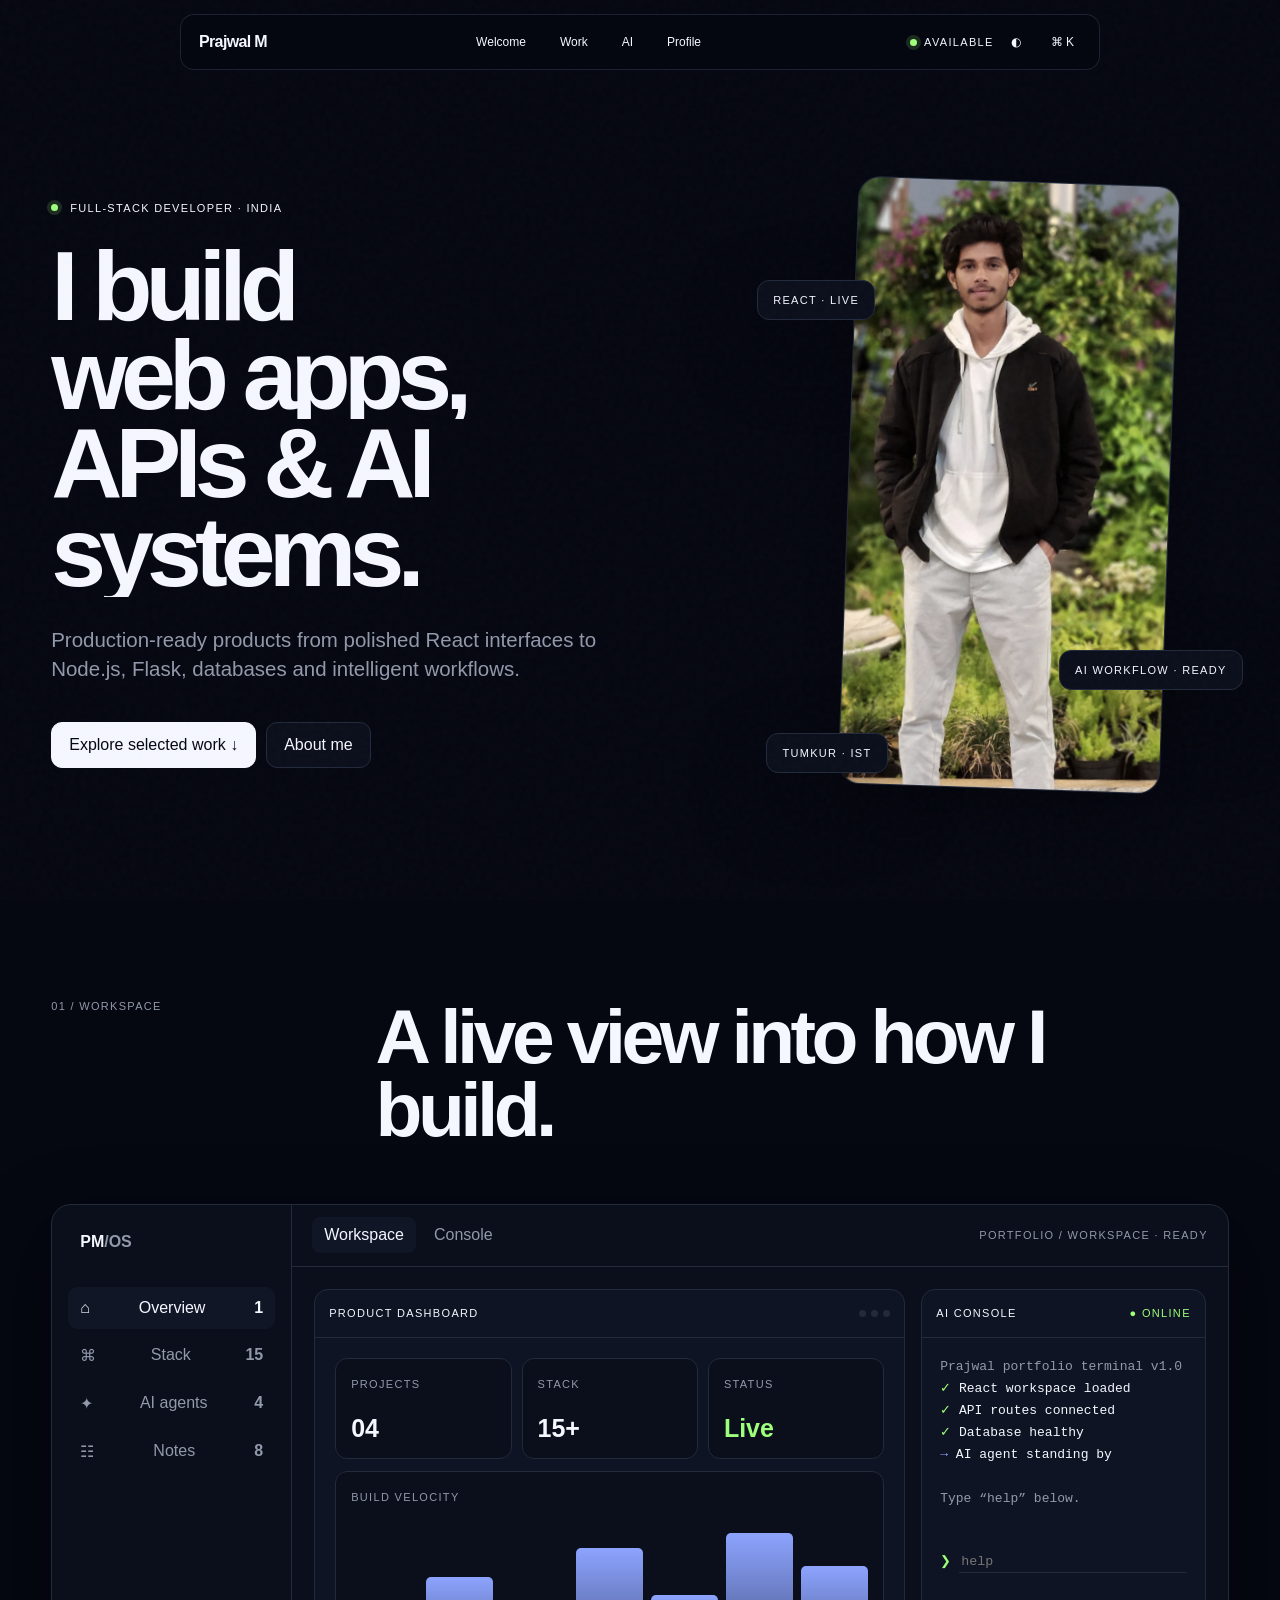
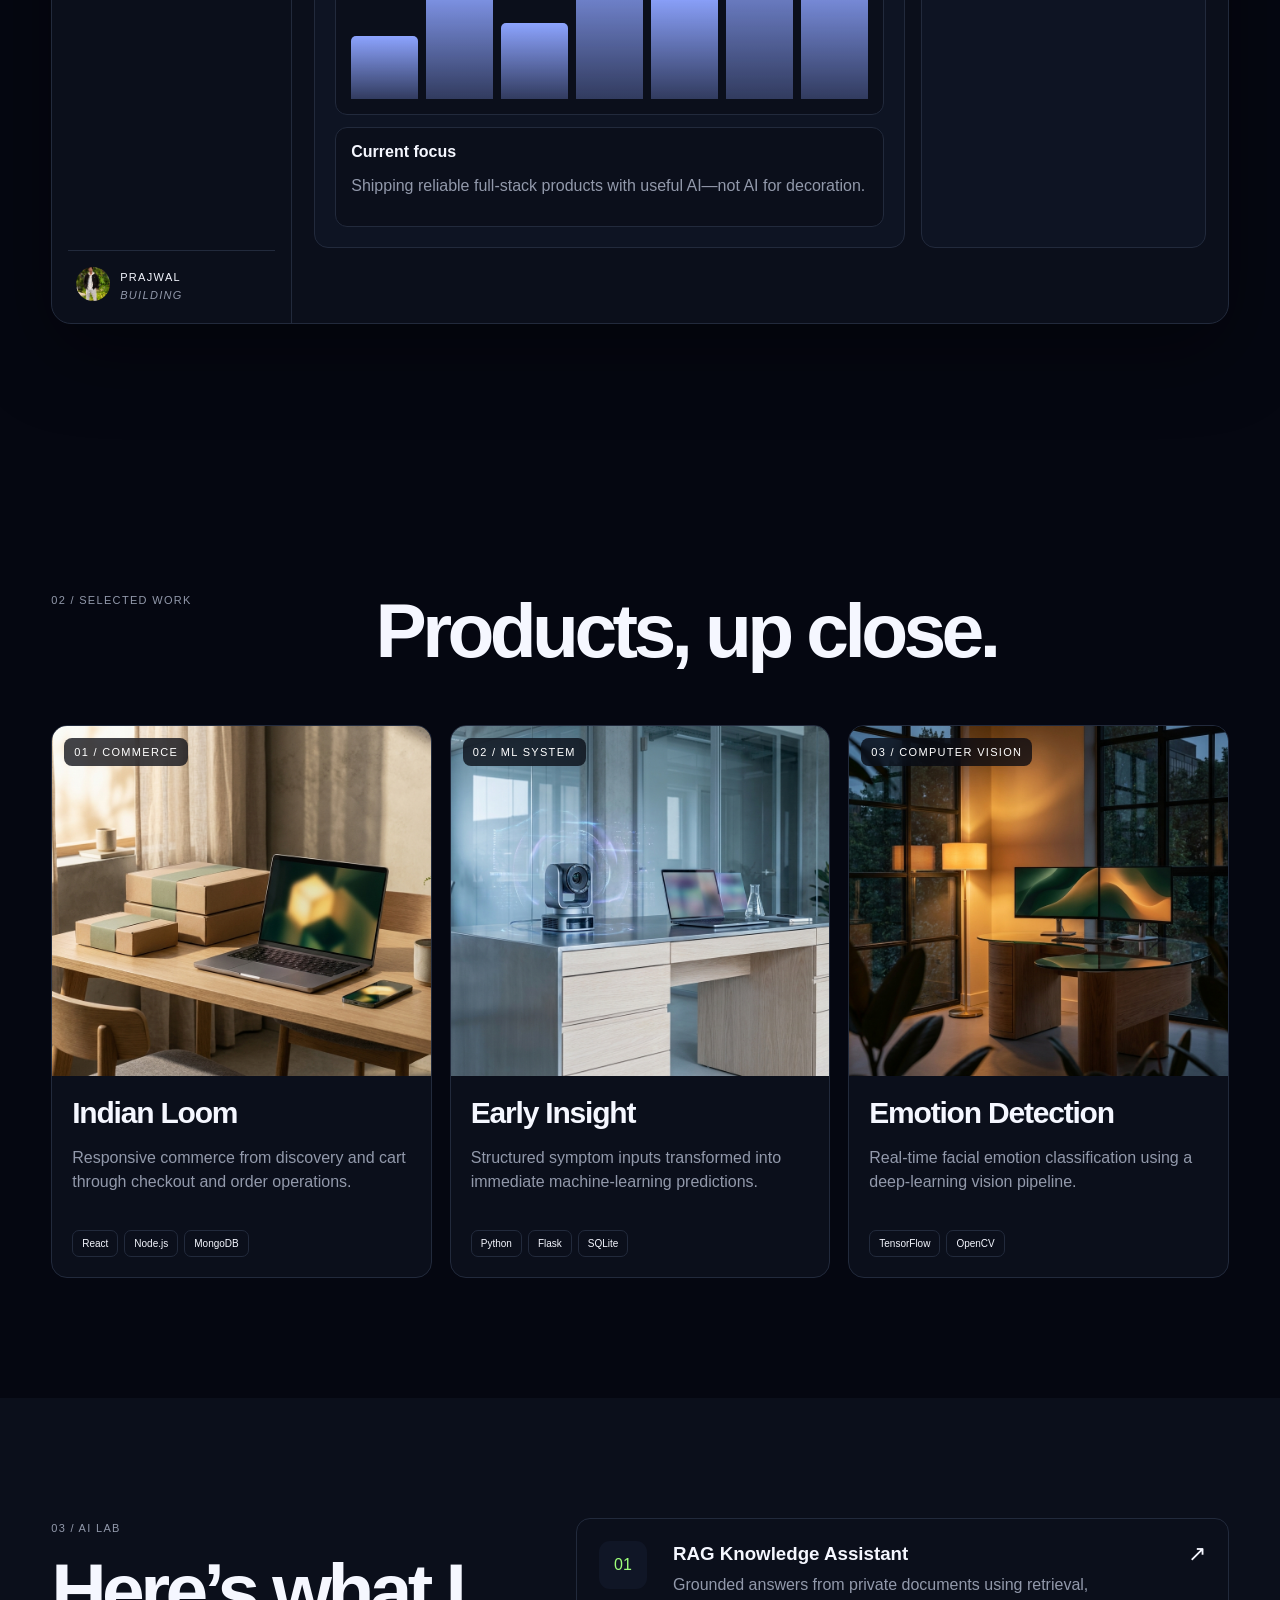
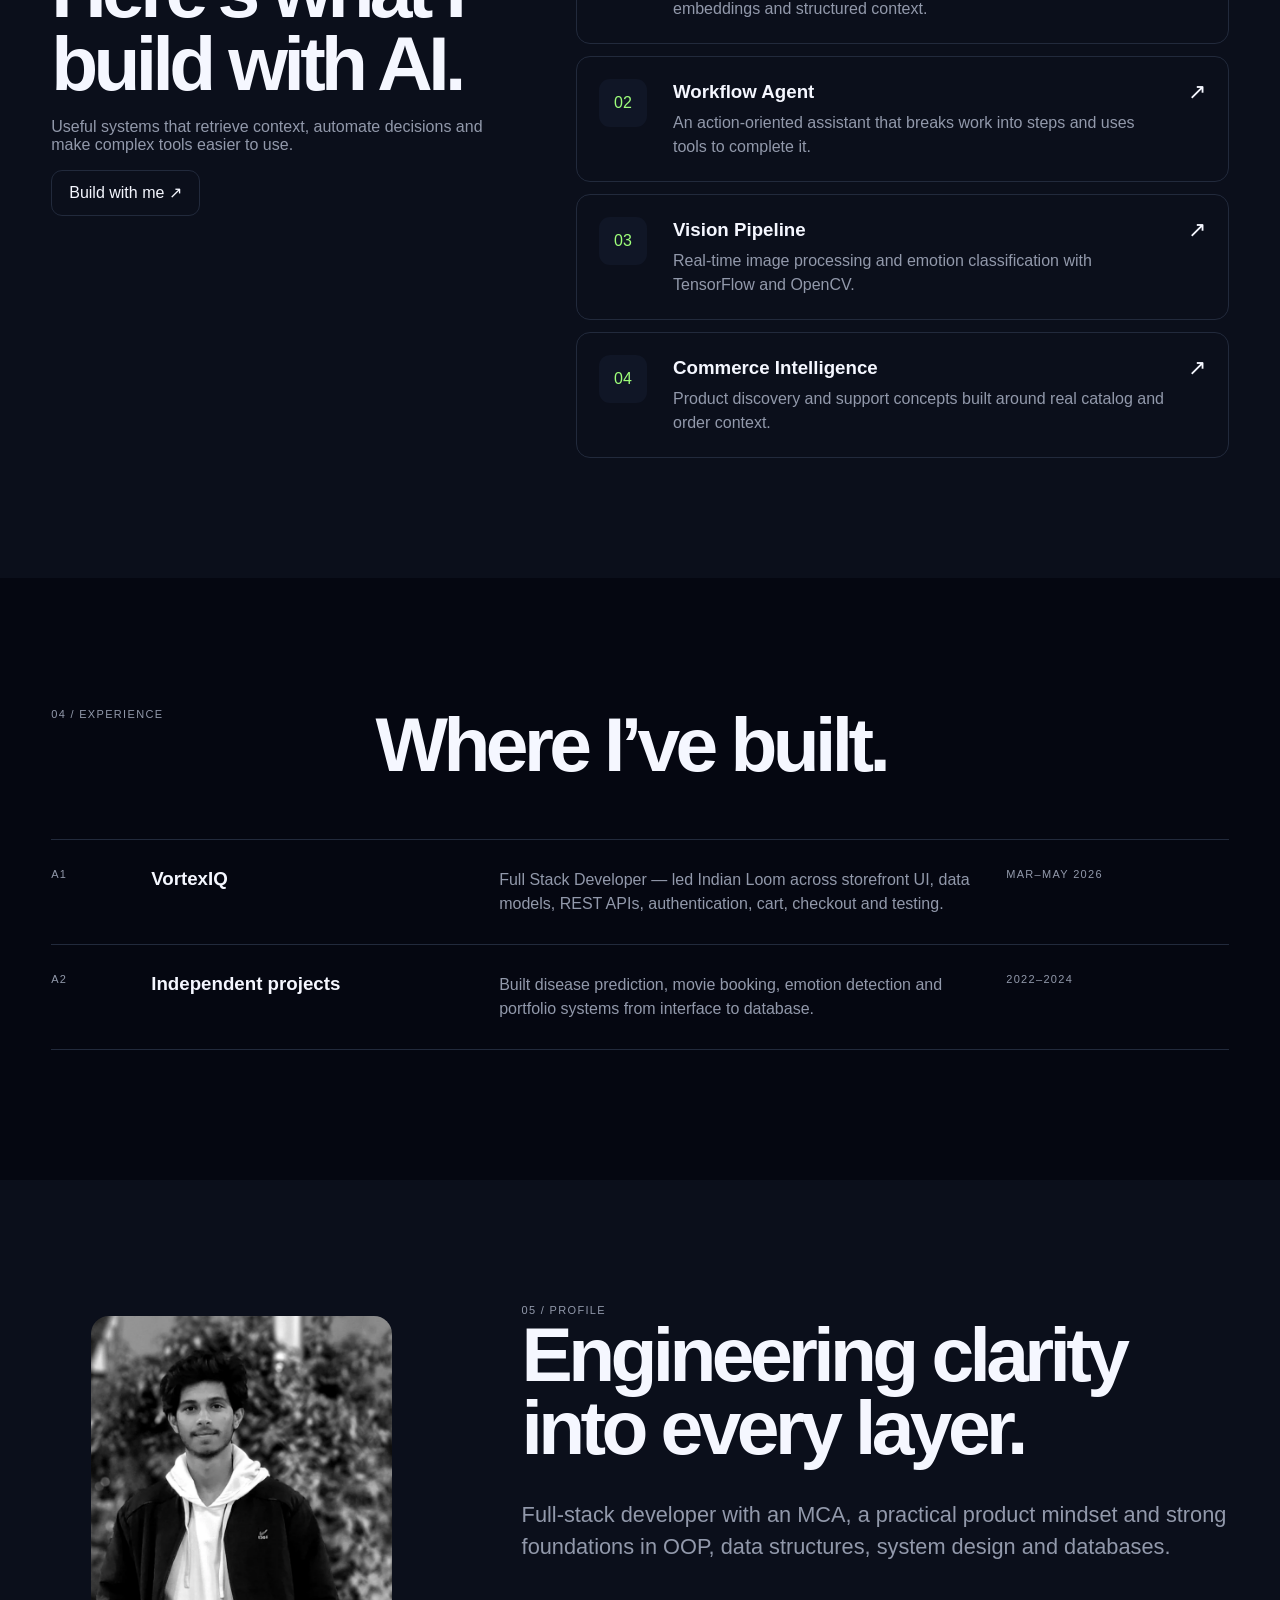
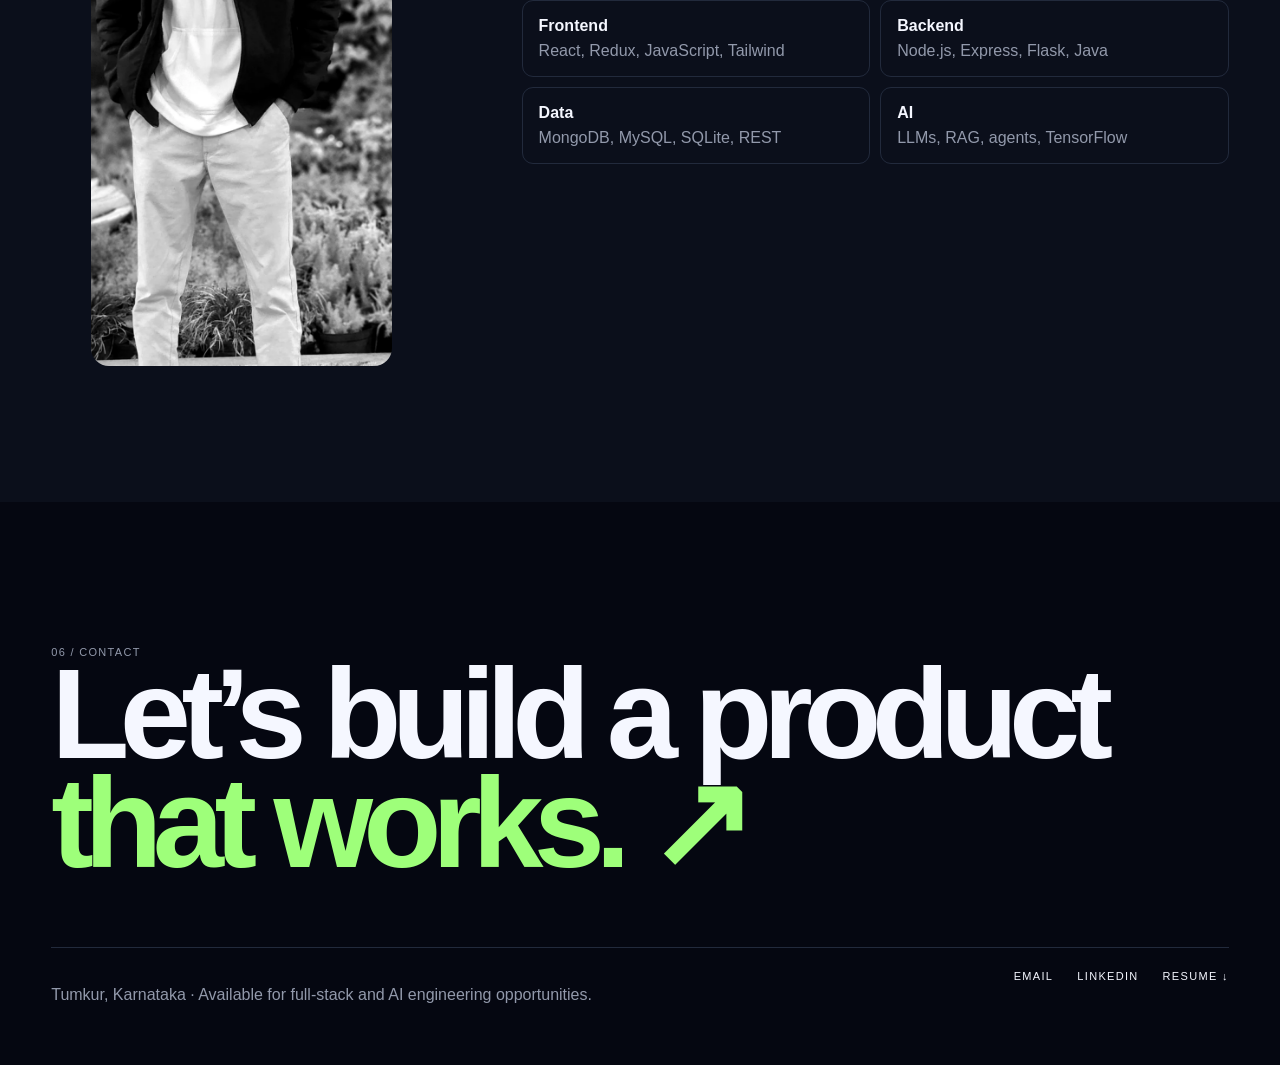
<file: index.html>
<!doctype html>
<html lang="en" data-theme="dark">
  <head>
    <meta charset="utf-8" />
    <meta name="viewport" content="width=device-width,initial-scale=1" />
    <meta
      name="description"
      content="Prajwal M — full-stack developer building web products and AI systems"
    />
    <meta name="theme-color" content="#050711" />
    <title>Prajwal M — Developer & AI Builder</title>
    <link rel="stylesheet" href="styles.css" />
  </head>
  <body class="lock">
    <div class="noise"></div>
    <div class="progress"></div>
    <div class="cursor">Open</div>
    <div class="loader">
      <div class="loader-box">
        <div class="loader-row micro">
          <span>Initializing portfolio</span><span>PRJWL / 26</span>
        </div>
        <div class="loader-line"><i></i></div>
        <div class="loader-count">00</div>
      </div>
    </div>
    <header>
      <nav class="nav">
        <a class="brand" href="#top">Prajwal M</a>
        <div class="navlinks">
          <a href="#top">Welcome</a><a href="#work">Work</a><a href="#ai">AI</a
          ><a href="#profile">Profile</a>
        </div>
        <div class="nav-actions">
          <span class="status micro"><i></i><span>Available</span></span
          ><button class="icon-btn theme" aria-label="Toggle theme">◐</button
          ><button class="icon-btn cmd" aria-label="Open command menu">⌘ K</button>
        </div>
      </nav>
    </header>
    <main id="top">
      <section class="hero">
        <div class="wrap hero-grid">
          <div>
            <div class="eyebrow micro">
              <span class="status"><i></i></span>Full-stack developer · India
            </div>
            <h1>
              <span class="word"><i>I build</i></span> <span class="word"><i>web apps,</i></span
              ><br /><span class="word"><i>APIs & AI</i></span>
              <span class="word"><i>systems.</i></span>
            </h1>
            <p>
              Production-ready products from polished React interfaces to Node.js, Flask, databases
              and intelligent workflows.
            </p>
            <div class="hero-buttons">
              <a class="btn primary" href="#work">Explore selected work ↓</a
              ><a class="btn" href="#profile">About me</a>
            </div>
          </div>
          <div class="portrait-wrap">
            <figure class="portrait-card">
              <img src="assets/prajwal.webp" alt="Portrait of Prajwal M" />
            </figure>
            <div class="float-chip fc1 micro">React · Live</div>
            <div class="float-chip fc2 micro">AI workflow · Ready</div>
            <div class="float-chip fc3 micro">Tumkur · IST</div>
          </div>
        </div>
      </section>
      <section class="workspace-section">
        <div class="wrap">
          <div class="section-title reveal">
            <span class="micro muted">01 / Workspace</span>
            <h2>A live view into how I build.</h2>
          </div>
          <div class="workspace reveal">
            <aside class="side">
              <div class="side-logo">PM<span class="muted">/OS</span></div>
              <div class="side-nav">
                <button class="active" data-view="overview">⌂ <span>Overview</span><b>1</b></button
                ><button data-view="stack">⌘ <span>Stack</span><b>15</b></button
                ><button data-view="agents">✦ <span>AI agents</span><b>4</b></button
                ><button data-view="notes">☷ <span>Notes</span><b>8</b></button>
              </div>
              <div class="side-bottom">
                <div class="avatar"><img src="assets/prajwal.webp" alt="" /></div>
                <span class="micro">Prajwal<br /><i class="muted">Building</i></span>
              </div>
            </aside>
            <div class="desk">
              <div class="deskbar">
                <div class="tabs">
                  <button class="active">Workspace</button><button>Console</button>
                </div>
                <span class="micro muted">portfolio / workspace · Ready</span>
              </div>
              <div class="deskbody">
                <div class="bench">
                  <div class="panel">
                    <div class="panel-head">
                      <span class="micro">Product dashboard</span
                      ><span class="dotset"><i></i><i></i><i></i></span>
                    </div>
                    <div class="canvas">
                      <div class="metrics">
                        <div class="ui-card metric">
                          <span class="micro muted">Projects</span><strong>04</strong>
                        </div>
                        <div class="ui-card metric">
                          <span class="micro muted">Stack</span><strong>15+</strong>
                        </div>
                        <div class="ui-card metric">
                          <span class="micro muted">Status</span
                          ><strong style="color: var(--accent)">Live</strong>
                        </div>
                      </div>
                      <div class="ui-card" style="margin-top: 12px">
                        <span class="micro muted">Build velocity</span>
                        <div class="chart">
                          <i style="height: 35%"></i><i></i><i></i><i></i><i></i><i></i><i></i>
                        </div>
                      </div>
                      <div class="ui-card" style="margin-top: 12px">
                        <b>Current focus</b>
                        <p class="muted">
                          Shipping reliable full-stack products with useful AI—not AI for
                          decoration.
                        </p>
                      </div>
                    </div>
                  </div>
                  <div class="panel">
                    <div class="panel-head">
                      <span class="micro">AI console</span
                      ><span class="micro" style="color: var(--accent)">● online</span>
                    </div>
                    <div class="terminal">
                      <div class="terminal-log">
                        <span class="muted">Prajwal portfolio terminal v1.0</span><br /><span
                          class="green"
                          >✓</span
                        >
                        React workspace loaded<br /><span class="green">✓</span> API routes
                        connected<br /><span class="green">✓</span> Database healthy<br /><span
                          class="blue"
                          >→</span
                        >
                        AI agent standing by<br /><br /><span class="muted"
                          >Type “help” below.</span
                        >
                      </div>
                      <div class="terminal-input">
                        <span class="green">❯</span
                        ><input
                          aria-label="Terminal command"
                          placeholder="help"
                          autocomplete="off"
                        />
                      </div>
                      <div class="prompt-help"></div>
                    </div>
                  </div>
                </div>
              </div>
            </div>
          </div>
        </div>
      </section>
      <section class="projects" id="work">
        <div class="wrap">
          <div class="section-title reveal">
            <span class="micro muted">02 / Selected work</span>
            <h2>Products, up close.</h2>
          </div>
          <div class="project-rail">
            <article class="project hot reveal" data-project="loom">
              <div class="project-media">
                <img src="assets/indian-loom.jpg" alt="Indian Loom project" /><span
                  class="project-no micro"
                  >01 / Commerce</span
                >
              </div>
              <div class="project-copy">
                <h3>Indian Loom</h3>
                <p>
                  Responsive commerce from discovery and cart through checkout and order operations.
                </p>
                <div class="tags"><span>React</span><span>Node.js</span><span>MongoDB</span></div>
              </div>
            </article>
            <article class="project hot reveal" data-project="disease">
              <div class="project-media">
                <img src="assets/ai-lab.jpg" alt="Disease prediction project" /><span
                  class="project-no micro"
                  >02 / ML system</span
                >
              </div>
              <div class="project-copy">
                <h3>Early Insight</h3>
                <p>
                  Structured symptom inputs transformed into immediate machine-learning predictions.
                </p>
                <div class="tags"><span>Python</span><span>Flask</span><span>SQLite</span></div>
              </div>
            </article>
            <article class="project hot reveal" data-project="emotion">
              <div class="project-media">
                <img src="assets/night-studio.jpg" alt="Emotion detection project" /><span
                  class="project-no micro"
                  >03 / Computer vision</span
                >
              </div>
              <div class="project-copy">
                <h3>Emotion Detection</h3>
                <p>
                  Real-time facial emotion classification using a deep-learning vision pipeline.
                </p>
                <div class="tags"><span>TensorFlow</span><span>OpenCV</span></div>
              </div>
            </article>
          </div>
        </div>
      </section>
      <section class="ai-section" id="ai">
        <div class="wrap ai-grid">
          <div class="ai-intro reveal">
            <span class="micro muted">03 / AI lab</span>
            <h2>Here’s what I build with AI.</h2>
            <p class="muted">
              Useful systems that retrieve context, automate decisions and make complex tools easier
              to use.
            </p>
            <a class="btn" href="mailto:prajwalm5656@gmail.com">Build with me ↗</a>
          </div>
          <div class="experiments">
            <article class="experiment reveal">
              <span class="exp-no">01</span>
              <div>
                <h3>RAG Knowledge Assistant</h3>
                <p>
                  Grounded answers from private documents using retrieval, embeddings and structured
                  context.
                </p>
              </div>
              <span class="arrow">↗</span>
            </article>
            <article class="experiment reveal">
              <span class="exp-no">02</span>
              <div>
                <h3>Workflow Agent</h3>
                <p>
                  An action-oriented assistant that breaks work into steps and uses tools to
                  complete it.
                </p>
              </div>
              <span class="arrow">↗</span>
            </article>
            <article class="experiment reveal">
              <span class="exp-no">03</span>
              <div>
                <h3>Vision Pipeline</h3>
                <p>
                  Real-time image processing and emotion classification with TensorFlow and OpenCV.
                </p>
              </div>
              <span class="arrow">↗</span>
            </article>
            <article class="experiment reveal">
              <span class="exp-no">04</span>
              <div>
                <h3>Commerce Intelligence</h3>
                <p>
                  Product discovery and support concepts built around real catalog and order
                  context.
                </p>
              </div>
              <span class="arrow">↗</span>
            </article>
          </div>
        </div>
      </section>
      <section class="experience">
        <div class="wrap">
          <div class="section-title reveal">
            <span class="micro muted">04 / Experience</span>
            <h2>Where I’ve built.</h2>
          </div>
          <div>
            <article class="company reveal">
              <span class="micro muted">A1</span>
              <h3>VortexIQ</h3>
              <p>
                Full Stack Developer — led Indian Loom across storefront UI, data models, REST APIs,
                authentication, cart, checkout and testing.
              </p>
              <time class="micro muted">Mar–May 2026</time>
            </article>
            <article class="company reveal">
              <span class="micro muted">A2</span>
              <h3>Independent projects</h3>
              <p>
                Built disease prediction, movie booking, emotion detection and portfolio systems
                from interface to database.
              </p>
              <time class="micro muted">2022–2024</time>
            </article>
          </div>
        </div>
      </section>
      <section class="profile" id="profile">
        <div class="wrap profile-grid">
          <figure class="profile-photo reveal">
            <img src="assets/prajwal-mono.webp" alt="Prajwal M" />
          </figure>
          <div class="profile-copy reveal">
            <span class="micro muted">05 / Profile</span>
            <h2>Engineering clarity into every layer.</h2>
            <p>
              Full-stack developer with an MCA, a practical product mindset and strong foundations
              in OOP, data structures, system design and databases.
            </p>
            <div class="skill-grid">
              <div class="skill">
                <strong>Frontend</strong
                ><span class="muted">React, Redux, JavaScript, Tailwind</span>
              </div>
              <div class="skill">
                <strong>Backend</strong><span class="muted">Node.js, Express, Flask, Java</span>
              </div>
              <div class="skill">
                <strong>Data</strong><span class="muted">MongoDB, MySQL, SQLite, REST</span>
              </div>
              <div class="skill">
                <strong>AI</strong><span class="muted">LLMs, RAG, agents, TensorFlow</span>
              </div>
            </div>
          </div>
        </div>
      </section>
      <section class="contact" id="contact">
        <div class="wrap">
          <span class="micro muted">06 / Contact</span>
          <h2>
            Let’s build a product<br /><a href="mailto:prajwalm5656@gmail.com">that works. ↗</a>
          </h2>
          <div class="contact-bottom">
            <p class="muted">
              Tumkur, Karnataka · Available for full-stack and AI engineering opportunities.
            </p>
            <div class="contact-links micro">
              <a href="mailto:prajwalm5656@gmail.com">Email</a
              ><a href="https://linkedin.com/in/prajwal-m-1a69a0248" target="_blank">LinkedIn</a
              ><a href="Prajwal_M_Resume.docx" download>Resume ↓</a>
            </div>
          </div>
        </div>
      </section>
    </main>
    <div class="palette" aria-hidden="true">
      <div class="palette-box">
        <input placeholder="Search or jump to…" aria-label="Command menu" />
        <div class="commands">
          <a href="#work"><span>View selected work</span><kbd>W</kbd></a
          ><a href="#ai"><span>Open AI lab</span><kbd>A</kbd></a
          ><a href="#profile"><span>Read profile</span><kbd>P</kbd></a
          ><a href="#contact"><span>Start a conversation</span><kbd>C</kbd></a>
        </div>
      </div>
    </div>
    <div class="modal" aria-hidden="true">
      <button class="modal-close">Close ×</button>
      <article class="modal-card">
        <div class="modal-image"><img src="assets/indian-loom.jpg" alt="Project detail" /></div>
        <div class="modal-text">
          <span class="micro muted">Case study</span>
          <h2></h2>
          <p class="muted"></p>
          <div class="tags"></div>
        </div>
      </article>
    </div>
    <script src="script.js"></script>
  </body>
</html>
</file>
<file: styles.css>
:root {
  --bg: #050711;
  --panel: #0b0f1b;
  --panel2: #101626;
  --text: #f5f7ff;
  --muted: #9299ab;
  --line: #222a3c;
  --accent: #9eff7a;
  --blue: #8da4ff;
  --orange: #ffad6c;
  --shadow: 0 28px 80px rgba(0, 0, 0, 0.38);
  --r: 16px;
  --pad: clamp(18px, 4vw, 64px);
}
html[data-theme='light'] {
  --bg: #f5f5f2;
  --panel: #fff;
  --panel2: #eceee9;
  --text: #11131a;
  --muted: #626977;
  --line: #d7d9d4;
  --accent: #397d28;
  --blue: #355bea;
  --orange: #b85b1d;
  --shadow: 0 24px 70px rgba(20, 25, 35, 0.12);
}
* {
  box-sizing: border-box;
}
html {
  scroll-behavior: smooth;
  background: var(--bg);
}
body {
  margin: 0;
  background: var(--bg);
  color: var(--text);
  font-family: Arial, Helvetica, sans-serif;
  overflow-x: hidden;
  transition:
    background 0.5s,
    color 0.5s;
}
body.lock {
  overflow: hidden;
}
a {
  color: inherit;
  text-decoration: none;
}
button {
  font: inherit;
  color: inherit;
}
img {
  display: block;
  width: 100%;
  height: 100%;
  object-fit: cover;
}
.wrap {
  width: min(1440px, calc(100% - var(--pad) * 2));
  margin: auto;
}
.micro {
  font-size: 11px;
  text-transform: uppercase;
  letter-spacing: 0.12em;
}
.muted {
  color: var(--muted);
}
.loader {
  position: fixed;
  z-index: 200;
  inset: 0;
  background: #0c1020;
  color: #fff;
  display: grid;
  place-items: center;
  clip-path: inset(0);
  transition: clip-path 1s cubic-bezier(0.76, 0, 0.24, 1);
}
.loader.out {
  clip-path: inset(0 0 100%);
}
.loader-box {
  width: min(580px, 85vw);
}
.loader-row {
  display: flex;
  justify-content: space-between;
  margin-bottom: 16px;
}
.loader-line {
  height: 2px;
  background: #222b42;
  overflow: hidden;
}
.loader-line i {
  display: block;
  width: 100%;
  height: 100%;
  background: var(--accent);
  transform: translateX(-100%);
  animation: load 1.5s ease forwards;
}
@keyframes load {
  to {
    transform: none;
  }
}
.loader-count {
  font-size: clamp(74px, 12vw, 170px);
  letter-spacing: -0.08em;
  line-height: 0.85;
  margin-top: 20px;
}
.progress {
  position: fixed;
  z-index: 120;
  top: 0;
  left: 0;
  width: 100%;
  height: 2px;
  background: var(--accent);
  transform: scaleX(0);
  transform-origin: left;
}
.noise {
  position: fixed;
  z-index: 100;
  inset: 0;
  pointer-events: none;
  opacity: 0.025;
  background-image: url("data:image/svg+xml,%3Csvg viewBox='0 0 180 180' xmlns='http://www.w3.org/2000/svg'%3E%3Cfilter id='n'%3E%3CfeTurbulence type='fractalNoise' baseFrequency='.9' numOctaves='4'/%3E%3C/filter%3E%3Crect width='100%25' height='100%25' filter='url(%23n)'/%3E%3C/svg%3E");
}
.cursor {
  position: fixed;
  z-index: 150;
  width: 66px;
  height: 66px;
  border-radius: 50%;
  background: var(--accent);
  color: #071009;
  display: grid;
  place-items: center;
  font-size: 9px;
  text-transform: uppercase;
  letter-spacing: 0.1em;
  pointer-events: none;
  transform: translate(-50%, -50%) scale(0);
  transition: transform 0.2s;
}
.cursor.on {
  transform: translate(-50%, -50%) scale(1);
}
header {
  position: fixed;
  z-index: 110;
  top: 14px;
  left: 50%;
  transform: translateX(-50%);
  width: min(920px, calc(100% - 28px));
  border: 1px solid color-mix(in srgb, var(--line), transparent 20%);
  background: color-mix(in srgb, var(--bg), transparent 12%);
  backdrop-filter: blur(18px);
  border-radius: 14px;
}
.nav {
  height: 54px;
  padding: 0 12px 0 18px;
  display: flex;
  align-items: center;
  justify-content: space-between;
}
.brand {
  font-weight: 700;
  letter-spacing: -0.04em;
}
.navlinks {
  display: flex;
  gap: 8px;
}
.navlinks a,
.icon-btn {
  padding: 10px 13px;
  border-radius: 9px;
  border: 0;
  background: transparent;
  cursor: pointer;
  font-size: 12px;
}
.navlinks a:hover,
.icon-btn:hover {
  background: var(--panel2);
}
.nav-actions {
  display: flex;
  align-items: center;
  gap: 4px;
}
.status {
  display: flex;
  align-items: center;
  gap: 7px;
}
.status i {
  width: 7px;
  height: 7px;
  background: var(--accent);
  border-radius: 50%;
  box-shadow: 0 0 0 4px color-mix(in srgb, var(--accent), transparent 85%);
}
.hero {
  min-height: 100svh;
  padding: 140px 0 70px;
  display: flex;
  align-items: center;
}
.hero-grid {
  display: grid;
  grid-template-columns: 1.15fr 0.85fr;
  gap: 7vw;
  align-items: center;
}
.eyebrow {
  display: flex;
  gap: 12px;
  align-items: center;
}
.hero h1 {
  font-size: clamp(58px, 7.7vw, 122px);
  line-height: 0.9;
  letter-spacing: -0.07em;
  margin: 28px 0;
  font-weight: 600;
}
.hero h1 .word {
  display: inline-block;
  overflow: hidden;
  vertical-align: bottom;
}
.hero h1 .word i {
  display: inline-block;
  font-style: normal;
  transform: translateY(110%);
  animation: wordup 0.8s 1.35s cubic-bezier(0.2, 0.8, 0.2, 1) forwards;
}
.hero h1 .word:nth-child(2) i {
  animation-delay: 1.43s;
}
.hero h1 .word:nth-child(3) i {
  animation-delay: 1.51s;
}
.hero h1 .word:nth-child(4) i {
  animation-delay: 1.59s;
}
.hero p {
  font-size: clamp(18px, 1.6vw, 24px);
  line-height: 1.45;
  max-width: 700px;
  color: var(--muted);
}
.hero-buttons {
  display: flex;
  gap: 10px;
  margin-top: 38px;
}
.btn {
  min-height: 46px;
  padding: 0 17px;
  border-radius: 11px;
  border: 1px solid var(--line);
  background: var(--panel);
  display: inline-flex;
  align-items: center;
  gap: 10px;
  transition: 0.25s;
}
.btn.primary {
  background: var(--text);
  color: var(--bg);
  border-color: var(--text);
}
.btn:hover {
  transform: translateY(-3px);
  box-shadow: var(--shadow);
}
.portrait-wrap {
  position: relative;
  height: 640px;
}
.portrait-card {
  position: absolute;
  inset: 0 4% 0 9%;
  border: 1px solid var(--line);
  border-radius: 22px;
  overflow: hidden;
  box-shadow: var(--shadow);
  transform: rotate(2deg);
  animation: cardin 1s 1.25s both cubic-bezier(0.2, 0.8, 0.2, 1);
}
.portrait-card img {
  filter: saturate(0.7);
}
.float-chip {
  position: absolute;
  padding: 13px 15px;
  background: var(--panel);
  border: 1px solid var(--line);
  border-radius: 12px;
  box-shadow: var(--shadow);
  animation: float 6s ease-in-out infinite;
}
.fc1 {
  left: -2%;
  top: 18%;
}
.fc2 {
  right: -3%;
  bottom: 18%;
  animation-delay: -2s;
}
.fc3 {
  left: 0;
  bottom: 5%;
  animation-delay: -4s;
}
@keyframes wordup {
  to {
    transform: none;
  }
}
@keyframes cardin {
  from {
    opacity: 0;
    transform: translateY(45px) rotate(6deg);
  }
  to {
    opacity: 1;
    transform: rotate(2deg);
  }
}
@keyframes float {
  50% {
    transform: translateY(-12px);
  }
}
.workspace-section {
  padding: 100px 0 150px;
}
.section-title {
  display: grid;
  grid-template-columns: 0.5fr 1.5fr;
  gap: 40px;
  margin-bottom: 58px;
}
.section-title h2 {
  font-size: clamp(44px, 6vw, 88px);
  line-height: 0.95;
  letter-spacing: -0.06em;
  margin: 0;
}
.workspace {
  border: 1px solid var(--line);
  border-radius: 20px;
  background: var(--panel);
  overflow: hidden;
  box-shadow: var(--shadow);
  min-height: 720px;
  display: grid;
  grid-template-columns: 240px 1fr;
}
.side {
  border-right: 1px solid var(--line);
  padding: 16px;
  display: flex;
  flex-direction: column;
}
.side-logo {
  padding: 12px;
  font-weight: 700;
}
.side-nav {
  display: grid;
  gap: 5px;
  margin-top: 24px;
}
.side-nav button {
  display: flex;
  justify-content: space-between;
  padding: 12px;
  border: 0;
  border-radius: 9px;
  background: transparent;
  text-align: left;
  color: var(--muted);
  cursor: pointer;
}
.side-nav button.active,
.side-nav button:hover {
  background: var(--panel2);
  color: var(--text);
}
.side-bottom {
  margin-top: auto;
  border-top: 1px solid var(--line);
  padding: 16px 8px 4px;
}
.avatar {
  width: 34px;
  height: 34px;
  border-radius: 50%;
  overflow: hidden;
  float: left;
  margin-right: 10px;
}
.desk {
  min-width: 0;
}
.deskbar {
  height: 62px;
  border-bottom: 1px solid var(--line);
  display: flex;
  align-items: center;
  justify-content: space-between;
  padding: 0 20px;
}
.tabs {
  display: flex;
  gap: 6px;
}
.tabs button {
  border: 0;
  border-radius: 8px;
  padding: 9px 12px;
  background: transparent;
  color: var(--muted);
  cursor: pointer;
}
.tabs button.active {
  background: var(--panel2);
  color: var(--text);
}
.deskbody {
  padding: 22px;
}
.bench {
  display: grid;
  grid-template-columns: 1.35fr 0.65fr;
  gap: 16px;
}
.panel {
  border: 1px solid var(--line);
  border-radius: 14px;
  background: color-mix(in srgb, var(--panel2), transparent 22%);
  overflow: hidden;
}
.panel-head {
  height: 48px;
  border-bottom: 1px solid var(--line);
  padding: 0 14px;
  display: flex;
  align-items: center;
  justify-content: space-between;
}
.dotset {
  display: flex;
  gap: 5px;
}
.dotset i {
  width: 7px;
  height: 7px;
  border-radius: 50%;
  background: var(--line);
}
.canvas {
  min-height: 500px;
  padding: 20px;
  position: relative;
  overflow: hidden;
}
.ui-card {
  border: 1px solid var(--line);
  background: var(--panel);
  border-radius: 12px;
  padding: 15px;
  transition: 0.3s;
}
.ui-card:hover {
  transform: translateY(-5px);
  border-color: var(--blue);
}
.metrics {
  display: grid;
  grid-template-columns: repeat(3, 1fr);
  gap: 10px;
}
.metric strong {
  font-size: 25px;
  display: block;
  margin-top: 22px;
}
.chart {
  height: 180px;
  margin-top: 14px;
  display: flex;
  align-items: end;
  gap: 8px;
}
.chart i {
  flex: 1;
  border-radius: 5px 5px 0 0;
  background: linear-gradient(var(--blue), color-mix(in srgb, var(--blue), transparent 70%));
  animation: bars 1.4s both;
  transform-origin: bottom;
}
.chart i:nth-child(2) {
  height: 68%;
}
.chart i:nth-child(3) {
  height: 42%;
}
.chart i:nth-child(4) {
  height: 84%;
}
.chart i:nth-child(5) {
  height: 58%;
}
.chart i:nth-child(6) {
  height: 92%;
}
.chart i:nth-child(7) {
  height: 74%;
}
@keyframes bars {
  from {
    transform: scaleY(0);
  }
}
.terminal {
  font-family: Consolas, monospace;
  font-size: 13px;
  line-height: 1.7;
  min-height: 500px;
  padding: 18px;
}
.terminal .green {
  color: var(--accent);
}
.terminal .blue {
  color: var(--blue);
}
.terminal-input {
  display: flex;
  gap: 8px;
  margin-top: 15px;
}
.terminal input {
  min-width: 0;
  flex: 1;
  background: transparent;
  border: 0;
  border-bottom: 1px solid var(--line);
  color: var(--text);
  outline: 0;
  font-family: inherit;
}
.terminal-log {
  min-height: 180px;
}
.prompt-help {
  margin-top: 22px;
  color: var(--muted);
}
.projects {
  padding: 120px 0;
}
.project-rail {
  display: grid;
  grid-template-columns: repeat(3, 1fr);
  gap: 18px;
}
.project {
  border: 1px solid var(--line);
  border-radius: 16px;
  background: var(--panel);
  overflow: hidden;
  transition: 0.35s;
  cursor: pointer;
}
.project:hover {
  transform: translateY(-8px);
  box-shadow: var(--shadow);
  border-color: var(--blue);
}
.project-media {
  height: 350px;
  overflow: hidden;
  position: relative;
}
.project-media img {
  transition: transform 0.8s;
}
.project:hover img {
  transform: scale(1.05);
}
.project-no {
  position: absolute;
  top: 12px;
  left: 12px;
  padding: 8px 10px;
  border-radius: 8px;
  background: rgba(5, 7, 17, 0.75);
  backdrop-filter: blur(10px);
  color: white;
}
.project-copy {
  padding: 20px;
}
.project-copy h3 {
  font-size: 30px;
  letter-spacing: -0.04em;
  margin: 0 0 10px;
}
.project-copy p {
  color: var(--muted);
  line-height: 1.5;
  min-height: 68px;
}
.tags {
  display: flex;
  flex-wrap: wrap;
  gap: 6px;
}
.tags span {
  padding: 7px 9px;
  border: 1px solid var(--line);
  border-radius: 7px;
  font-size: 10px;
}
.ai-section {
  padding: 120px 0;
  background: var(--panel);
}
.ai-grid {
  display: grid;
  grid-template-columns: 0.8fr 1.2fr;
  gap: 7vw;
}
.ai-intro {
  position: sticky;
  top: 110px;
  height: max-content;
}
.ai-intro h2 {
  font-size: clamp(46px, 6vw, 88px);
  line-height: 0.95;
  letter-spacing: -0.06em;
  margin: 18px 0;
}
.experiments {
  display: grid;
  gap: 12px;
}
.experiment {
  border: 1px solid var(--line);
  border-radius: 14px;
  padding: 22px;
  display: grid;
  grid-template-columns: 56px 1fr auto;
  gap: 18px;
  align-items: start;
  transition: 0.3s;
}
.experiment:hover {
  background: var(--panel2);
  transform: translateX(8px);
}
.exp-no {
  width: 48px;
  height: 48px;
  border-radius: 11px;
  background: var(--panel2);
  display: grid;
  place-items: center;
  color: var(--accent);
}
.experiment h3 {
  margin: 2px 0 8px;
}
.experiment p {
  margin: 0;
  color: var(--muted);
  line-height: 1.5;
}
.arrow {
  font-size: 22px;
}
.experience {
  padding: 130px 0;
}
.company {
  display: grid;
  grid-template-columns: 70px 1fr 1.5fr 0.7fr;
  gap: 30px;
  padding: 28px 0;
  border-top: 1px solid var(--line);
  transition: 0.25s;
}
.company:last-child {
  border-bottom: 1px solid var(--line);
}
.company:hover {
  padding-left: 14px;
  background: var(--panel);
}
.company h3,
.company p {
  margin: 0;
}
.company p {
  color: var(--muted);
  line-height: 1.5;
}
.profile {
  padding: 120px 0;
  background: var(--panel);
}
.profile-grid {
  display: grid;
  grid-template-columns: 0.7fr 1.3fr;
  gap: 7vw;
}
.profile-photo {
  height: 650px;
  border-radius: 18px;
  overflow: hidden;
}
.profile-copy h2 {
  font-size: clamp(44px, 6vw, 84px);
  line-height: 0.95;
  letter-spacing: -0.06em;
  margin: 0 0 35px;
}
.profile-copy > p {
  font-size: clamp(18px, 1.7vw, 25px);
  line-height: 1.5;
  color: var(--muted);
}
.skill-grid {
  display: grid;
  grid-template-columns: repeat(2, 1fr);
  gap: 10px;
  margin-top: 36px;
}
.skill {
  padding: 16px;
  border: 1px solid var(--line);
  border-radius: 11px;
}
.skill strong {
  display: block;
  margin-bottom: 7px;
}
.contact {
  padding: 140px 0 45px;
}
.contact h2 {
  font-size: clamp(62px, 10vw, 150px);
  line-height: 0.85;
  letter-spacing: -0.075em;
  margin: 0 0 70px;
}
.contact h2 a {
  color: var(--accent);
}
.contact-bottom {
  display: flex;
  justify-content: space-between;
  border-top: 1px solid var(--line);
  padding-top: 22px;
}
.contact-links {
  display: flex;
  gap: 24px;
}
.reveal {
  opacity: 0;
  transform: translateY(28px);
  transition: 0.75s cubic-bezier(0.2, 0.75, 0.2, 1);
}
.reveal.in {
  opacity: 1;
  transform: none;
}
.palette {
  position: fixed;
  z-index: 170;
  inset: 0;
  background: rgba(0, 0, 0, 0.55);
  backdrop-filter: blur(8px);
  display: grid;
  place-items: start center;
  padding-top: 14vh;
  opacity: 0;
  visibility: hidden;
  transition: 0.25s;
}
.palette.open {
  opacity: 1;
  visibility: visible;
}
.palette-box {
  width: min(610px, calc(100% - 28px));
  background: var(--panel);
  border: 1px solid var(--line);
  border-radius: 16px;
  box-shadow: var(--shadow);
  overflow: hidden;
  transform: translateY(-18px);
  transition: 0.3s;
}
.palette.open .palette-box {
  transform: none;
}
.palette input {
  width: 100%;
  height: 62px;
  border: 0;
  border-bottom: 1px solid var(--line);
  background: transparent;
  color: var(--text);
  padding: 0 20px;
  font-size: 17px;
  outline: 0;
}
.commands {
  padding: 8px;
}
.commands a {
  display: flex;
  justify-content: space-between;
  padding: 13px;
  border-radius: 9px;
}
.commands a:hover {
  background: var(--panel2);
}
.modal {
  position: fixed;
  z-index: 160;
  inset: 0;
  background: rgba(3, 4, 9, 0.9);
  backdrop-filter: blur(15px);
  display: grid;
  place-items: center;
  padding: 24px;
  opacity: 0;
  visibility: hidden;
  transition: 0.3s;
}
.modal.open {
  opacity: 1;
  visibility: visible;
}
.modal-card {
  width: min(1000px, 100%);
  max-height: 90vh;
  background: var(--panel);
  border: 1px solid var(--line);
  border-radius: 18px;
  overflow: auto;
  transform: scale(0.96);
  transition: 0.35s;
}
.modal.open .modal-card {
  transform: none;
}
.modal-image {
  height: 55vh;
  min-height: 360px;
}
.modal-text {
  padding: 24px;
}
.modal-close {
  position: fixed;
  right: 24px;
  top: 24px;
  border: 1px solid var(--line);
  background: var(--panel);
  border-radius: 10px;
  padding: 12px 15px;
  cursor: pointer;
}
@media (max-width: 900px) {
  .hero-grid {
    grid-template-columns: 1fr;
  }
  .portrait-wrap {
    height: 520px;
    margin-top: 20px;
  }
  .portrait-card {
    inset: 0 9%;
  }
  .workspace {
    grid-template-columns: 76px 1fr;
  }
  .side-logo,
  .side-nav button span,
  .side-bottom > span {
    display: none;
  }
  .side-nav button {
    justify-content: center;
  }
  .bench {
    grid-template-columns: 1fr;
  }
  .terminal {
    min-height: 320px;
  }
  .project-rail {
    grid-template-columns: 1fr 1fr;
  }
  .ai-grid,
  .profile-grid {
    grid-template-columns: 1fr;
  }
  .ai-intro {
    position: static;
  }
  .profile-photo {
    height: 560px;
  }
  .company {
    grid-template-columns: 50px 1fr;
  }
  .company p,
  .company time {
    grid-column: 2;
  }
}
@media (max-width: 620px) {
  header {
    top: 8px;
  }
  .navlinks a:not(:first-child) {
    display: none;
  }
  .status span {
    display: none;
  }
  .hero {
    padding-top: 110px;
  }
  .hero h1 {
    font-size: 16vw;
  }
  .hero-buttons {
    flex-wrap: wrap;
  }
  .portrait-wrap {
    height: 470px;
  }
  .float-chip {
    font-size: 9px;
    padding: 10px;
  }
  .section-title {
    grid-template-columns: 1fr;
  }
  .workspace-section {
    padding-top: 70px;
  }
  .workspace {
    display: block;
    min-height: auto;
  }
  .side {
    display: none;
  }
  .deskbar {
    padding: 0 12px;
  }
  .deskbody {
    padding: 10px;
  }
  .metrics {
    grid-template-columns: 1fr;
  }
  .canvas {
    min-height: auto;
  }
  .project-rail {
    grid-template-columns: 1fr;
  }
  .project-media {
    height: 390px;
  }
  .ai-section,
  .projects,
  .profile,
  .experience {
    padding: 85px 0;
  }
  .experiment {
    grid-template-columns: 44px 1fr;
  }
  .arrow {
    display: none;
  }
  .profile-photo {
    height: 520px;
  }
  .skill-grid {
    grid-template-columns: 1fr;
  }
  .contact-bottom {
    display: block;
  }
  .contact-links {
    margin-top: 24px;
    flex-wrap: wrap;
  }
  .cursor {
    display: none;
  }
}
@media (prefers-reduced-motion: reduce) {
  * {
    scroll-behavior: auto !important;
  }
  .loader {
    display: none;
  }
  .hero h1 .word i {
    transform: none;
    animation: none;
  }
  .portrait-card,
  .float-chip,
  .track {
    animation: none;
  }
  .reveal {
    opacity: 1;
    transform: none;
  }
  .cursor {
    display: none;
  }
}
</file>
